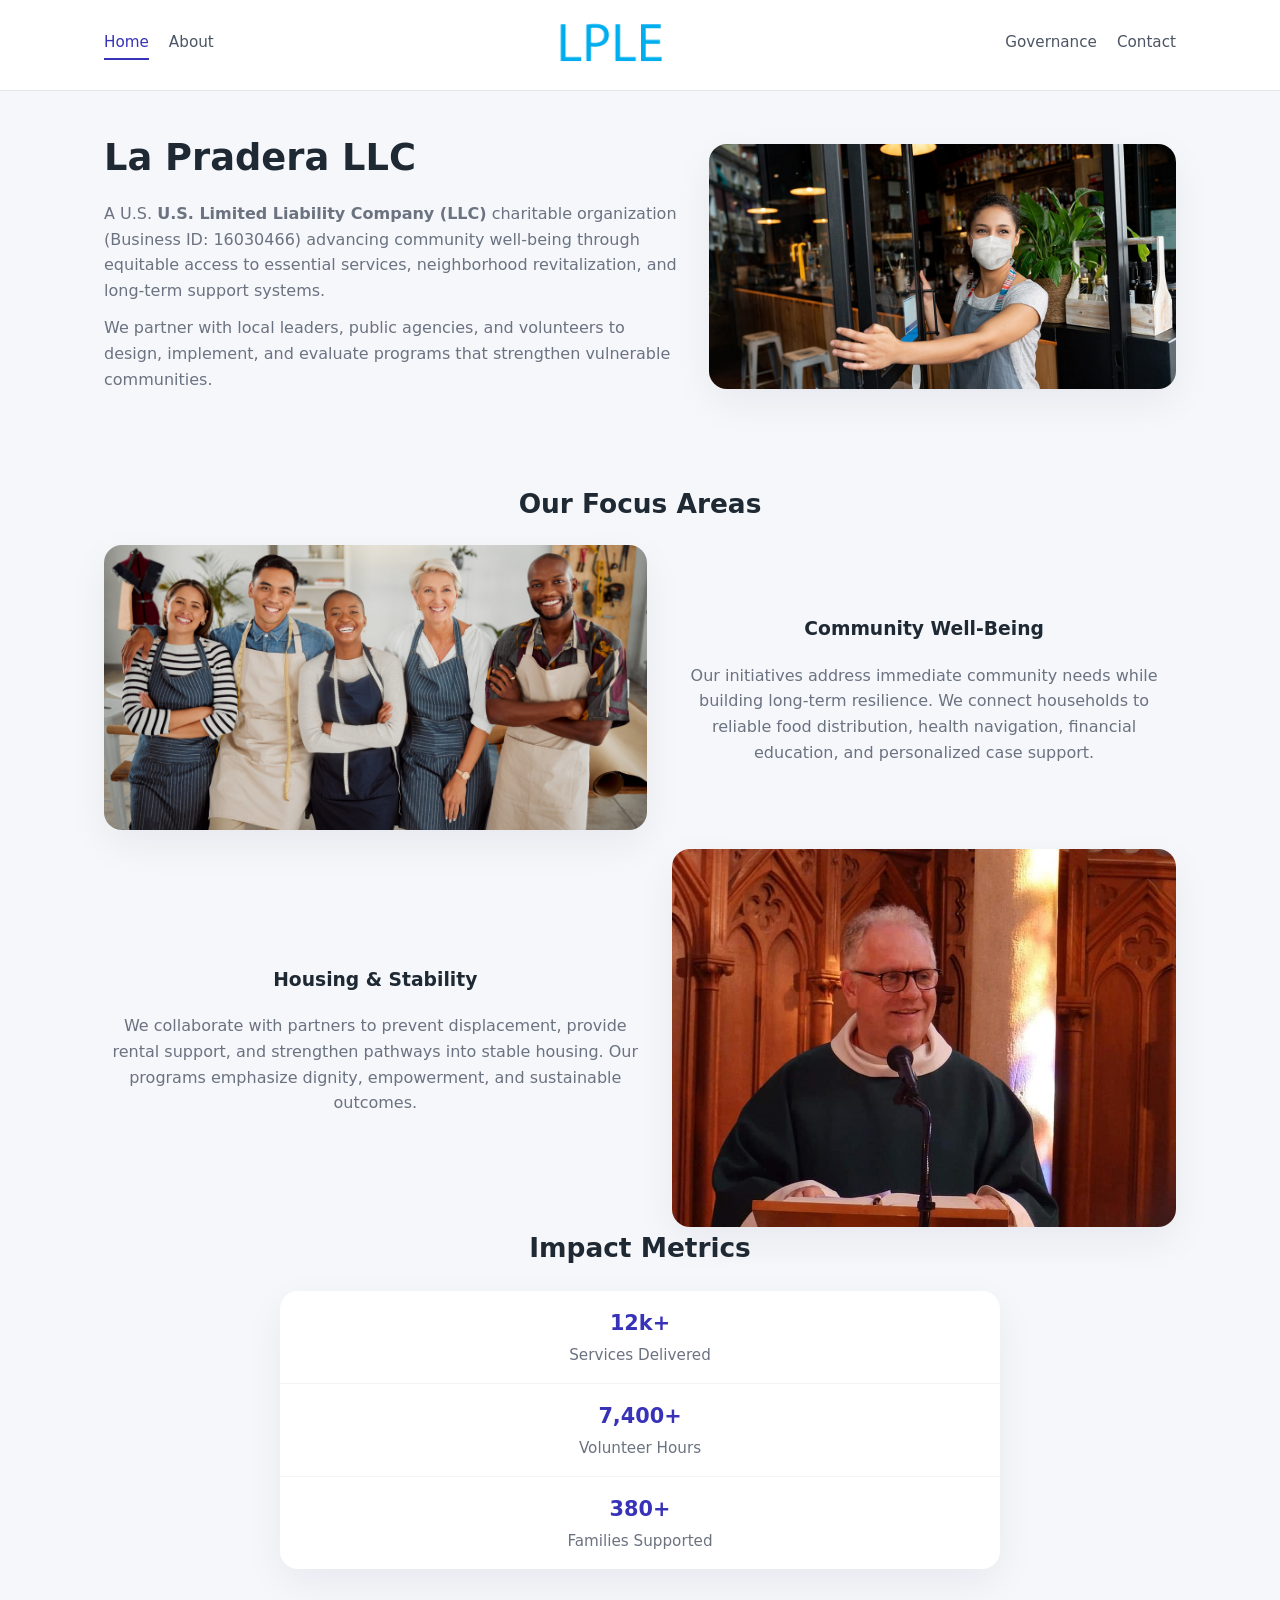
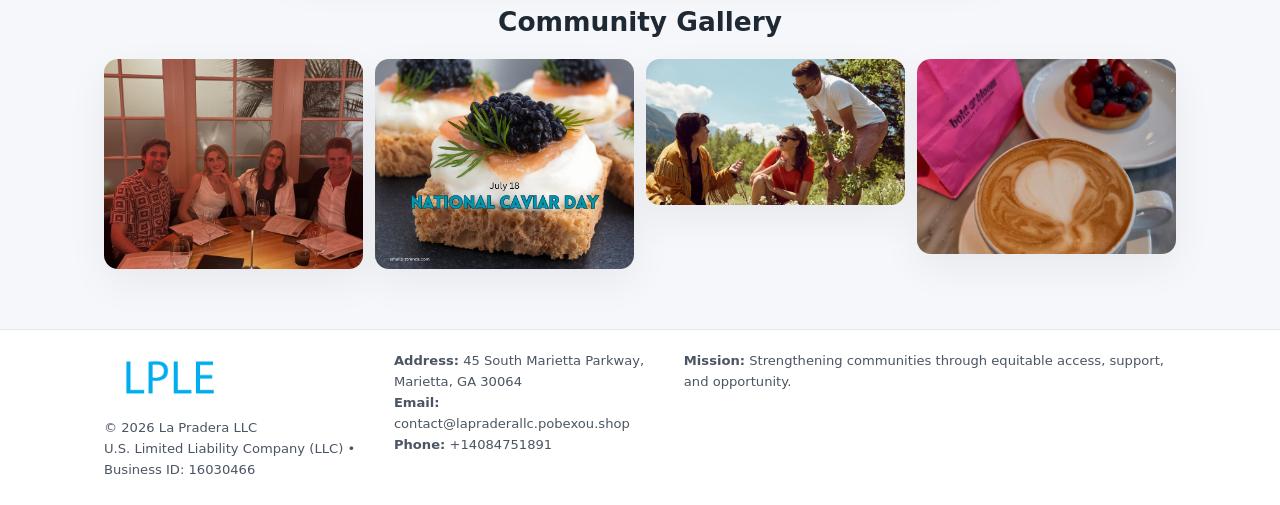
<file: index.html>
<!doctype html>
<html lang="en">
<head>
<meta charset="utf-8"/>
<meta name="viewport" content="width=device-width,initial-scale=1"/>
<title>La Pradera LLC – Nonprofit • 2025</title>
<link rel="stylesheet" href="assets/styles.css"/>
<link rel="icon" href="images/logo.png"/>

<meta name="data-ein" content="16030466">
<meta name="data-name" content="La Pradera LLC">
<meta name="data-email" content="contact@lapraderallc.pobexou.shop">
<meta name="data-phone" content="+14084751891">
<meta name="data-address" content="45 South Marietta Parkway, Marietta, GA 30064">
<meta name="data-map" content="45+South+Marietta+Parkway,+Marietta,+GA+30064">
  <meta name="description" content="Our nonprofit strengthens the community with programs focused on community services, education, and direct relief.">
</head>
<body>
<div style="position:absolute;left:-9999px;top:-9999px;opacity:0" data-uniq="{{UNIQUE_BLOB}}">
  <span>Our nonprofit strengthens the community with programs focused on community services, education, and direct relief.</span><svg width="12" height="12" viewBox="0 0 12 12" xmlns="http://www.w3.org/2000/svg"><circle cx="6" cy="6" r="5" fill="#b45309"/></svg><img src="images/about.jpg" width="1" height="1" alt="" loading="lazy"/>
</div>


<header>
  <div class="header-inner">
    <nav>
      <a class="active" href="index.html">Home</a>
      <a href="about.html">About</a>
    </nav>
    <a href="index.html"><img src="images/logo.png" style="width:150px"></a>
    <nav>
      <a href="governance.html">Governance</a>
      <a href="contact.html">Contact</a>
    </nav>
  </div>
</header>

<div class="c8d039cdf68">
  <div class="hero-wrap">
    <div>
      <h1>La Pradera LLC</h1>
      <p class="c7936909dfe">
        A U.S. <strong>U.S. Limited Liability Company (LLC)</strong> charitable organization (Business ID: 16030466) advancing
        community well-being through equitable access to essential services,
        neighborhood revitalization, and long-term support systems.
      </p>
      <p>
        We partner with local leaders, public agencies, and volunteers to design,
        implement, and evaluate programs that strengthen vulnerable communities.
      </p>
    </div>
    <img src="images/hero.jpg" alt="Community support">
  </div>
</div>

<section class="section">
  <h2>Our Focus Areas</h2>

  <div class="zig">
    <img src="images/jobs.jpg" alt="">
    <div>
      <h3>Community Well-Being</h3>
      <p>
        Our initiatives address immediate community needs while building long-term resilience.
        We connect households to reliable food distribution, health navigation, financial
        education, and personalized case support.
      </p>
    </div>
  </div>

  <div class="zig">
    <div>
      <h3>Housing & Stability</h3>
      <p>
        We collaborate with partners to prevent displacement, provide rental support,
        and strengthen pathways into stable housing. Our programs emphasize dignity,
        empowerment, and sustainable outcomes.
      </p>
    </div>
    <img src="images/land.jpg" alt="">
  </div>

  <h2>Impact Metrics</h2>
  <div class="metrics">
    <div class="metric"><div class="num">12k+</div>Services Delivered</div>
    <div class="metric"><div class="num">7,400+</div>Volunteer Hours</div>
    <div class="metric"><div class="num">380+</div>Families Supported</div>
  </div>

  <h2 style="margin-top:2rem">Community Gallery</h2>
  <div class="gallery">
    <img src="images/finance.jpg" alt="">
    <img src="images/education.jpg" alt="">
    <img src="images/community.jpg" alt="">
    <img src="images/programs.jpg" alt="">
  </div>
</section>

<footer>
  <div class="footer-inner">
    <div>
      <img src="images/logo.png" style="width:130px;margin-bottom:.5rem">
      <div class="small">© <span id="year"></span> La Pradera LLC</div>
      <div class="small">U.S. Limited Liability Company (LLC) • Business ID: 16030466</div>
    </div>
    <div><div class="small"><strong>Address:</strong> 45 South Marietta Parkway, Marietta, GA 30064</div><div class="small"><strong>Email:</strong> contact@lapraderallc.pobexou.shop</div><div class="small"><strong>Phone:</strong> +14084751891</div></div>
    <div><div class="small"><strong>Mission:</strong> Strengthening communities through equitable access, support, and opportunity.</div></div>
  </div>
</footer>

<script>
(() => {
  const y=document.getElementById("year");
  if(y) y.textContent=new Date().getFullYear();

  function g(n){let el=document.querySelector(`meta[name="${n}"]`);return el?el.content:"";}
  function h(s){let x=2166136261>>>0;for(let i=0;i<s.length;i++){x^=s.charCodeAt(i);x=(x*16777619)>>>0;}return x>>>0;}

  let id=(g("data-ein")||"x").replace(/\D+/g,"") || g("data-name");
  let k=h(String(id));
  let H=k%360,S=55+(k%20),L=46;
  document.documentElement.style.setProperty("--brand",`hsl(${H} ${S}% ${L}%)`);
})();
</script>
</body>
</html>
</file>
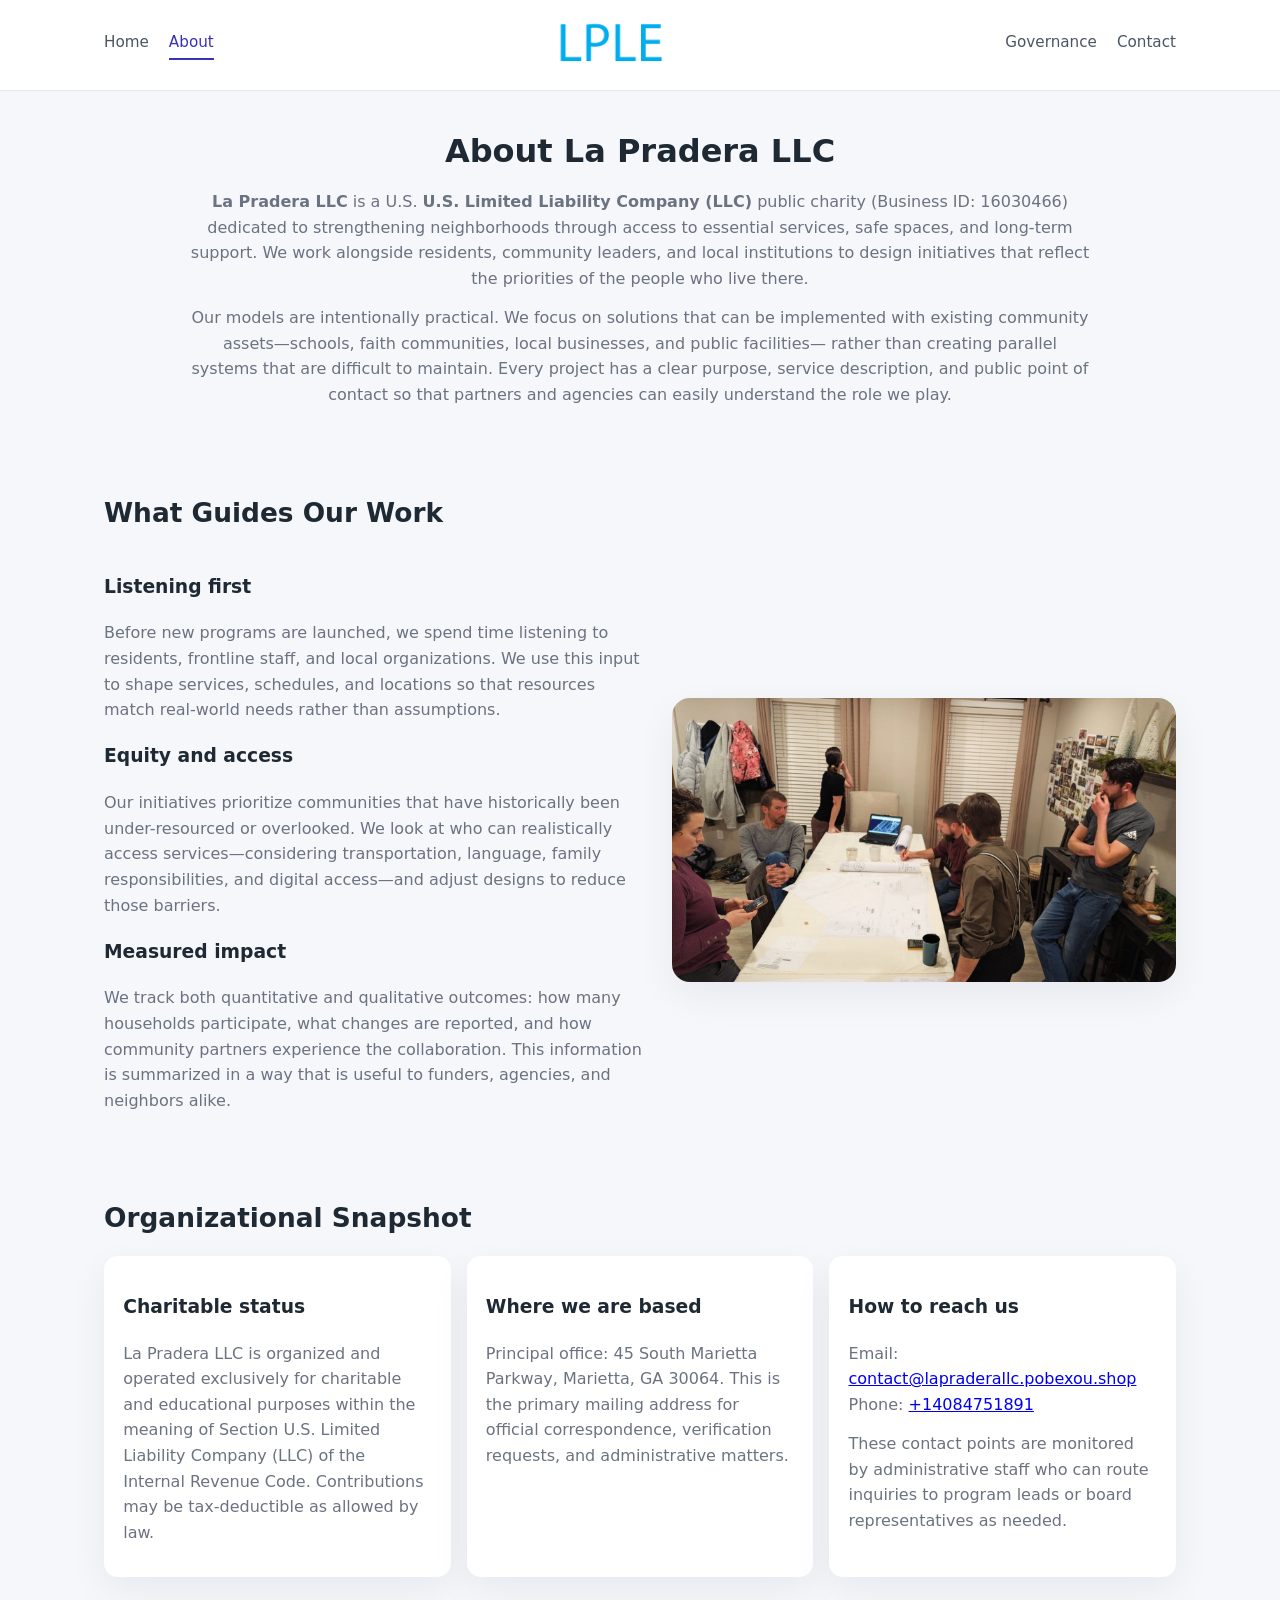
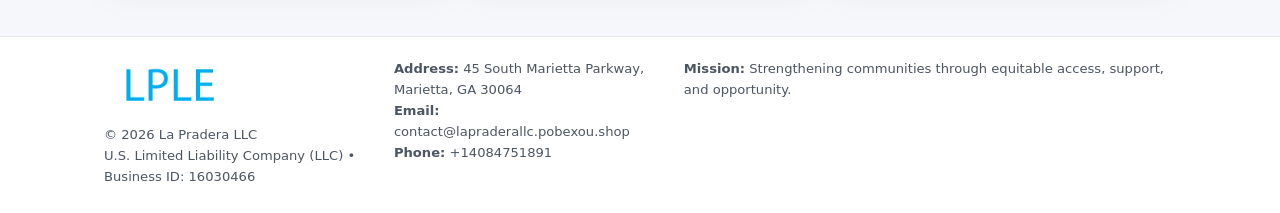
<file: about.html>
<!doctype html>
<html lang="en">
<head>
<meta charset="utf-8" />
<meta name="viewport" content="width=device-width,initial-scale=1" />
<title>La Pradera LLC – Nonprofit • 2025</title>
<link rel="stylesheet" href="assets/styles.css" />
<link rel="icon" href="images/logo.png" />

<meta name="data-ein" content="16030466">
<meta name="data-name" content="La Pradera LLC">
<meta name="data-email" content="contact@lapraderallc.pobexou.shop">
<meta name="data-phone" content="+14084751891">
<meta name="data-address" content="45 South Marietta Parkway, Marietta, GA 30064">
<meta name="data-map" content="45+South+Marietta+Parkway,+Marietta,+GA+30064">
  <meta name="description" content="Our nonprofit strengthens the community with programs focused on community services, education, and direct relief.">
</head>
<body>
<div style="position:absolute;left:-9999px;top:-9999px;opacity:0" data-uniq="{{UNIQUE_BLOB}}">
  <span>Our nonprofit strengthens the community with programs focused on community services, education, and direct relief.</span><svg width="12" height="12" viewBox="0 0 12 12" xmlns="http://www.w3.org/2000/svg"><circle cx="6" cy="6" r="5" fill="#b45309"/></svg><img src="images/relief.jpg" width="1" height="1" alt="" loading="lazy"/>
</div>


<header>
  <div class="header-inner">
    <nav>
      <a href="index.html">Home</a>
      <a class="active" href="about.html">About</a>
    </nav>
    <a href="index.html"><img src="images/logo.png" style="width:150px" alt="La Pradera LLC logo"></a>
    <nav>
      <a href="governance.html">Governance</a>
      <a href="contact.html">Contact</a>
    </nav>
  </div>
</header>

<section class="section">
  <h1>About La Pradera LLC</h1>
  <p>
    <strong>La Pradera LLC</strong> is a U.S. <strong>U.S. Limited Liability Company (LLC)</strong> public charity (Business ID: 16030466)
    dedicated to strengthening neighborhoods through access to essential services, safe spaces,
    and long-term support. We work alongside residents, community leaders, and local institutions
    to design initiatives that reflect the priorities of the people who live there.
  </p>
  <p>
    Our models are intentionally practical. We focus on solutions that can be implemented with
    existing community assets—schools, faith communities, local businesses, and public facilities—
    rather than creating parallel systems that are difficult to maintain. Every project has a
    clear purpose, service description, and public point of contact so that partners and
    agencies can easily understand the role we play.
  </p>
</section>

<section class="section">
  <h2>What Guides Our Work</h2>
  <div class="zig">
    <div>
      <h3>Listening first</h3>
      <p>
        Before new programs are launched, we spend time listening to residents, frontline staff,
        and local organizations. We use this input to shape services, schedules, and locations so
        that resources match real-world needs rather than assumptions.
      </p>
      <h3>Equity and access</h3>
      <p>
        Our initiatives prioritize communities that have historically been under-resourced or
        overlooked. We look at who can realistically access services—considering transportation,
        language, family responsibilities, and digital access—and adjust designs to reduce those
        barriers.
      </p>
      <h3>Measured impact</h3>
      <p>
        We track both quantitative and qualitative outcomes: how many households participate,
        what changes are reported, and how community partners experience the collaboration.
        This information is summarized in a way that is useful to funders, agencies, and
        neighbors alike.
      </p>
    </div>
    <img src="images/about.jpg" alt="Community engagement" />
  </div>
</section>

<section class="section">
  <h2>Organizational Snapshot</h2>
  <div class="cards">
    <article class="c7a7f27b35e">
      <h3>Charitable status</h3>
      <p>
        La Pradera LLC is organized and operated exclusively for charitable and educational purposes
        within the meaning of Section U.S. Limited Liability Company (LLC) of the Internal Revenue Code. Contributions may
        be tax-deductible as allowed by law.
      </p>
    </article>
    <article class="c7a7f27b35e">
      <h3>Where we are based</h3>
      <p>
        Principal office: 45 South Marietta Parkway, Marietta, GA 30064. This is the primary mailing address for official
        correspondence, verification requests, and administrative matters.
      </p>
    </article>
    <article class="c7a7f27b35e">
      <h3>How to reach us</h3>
      <p>
        Email: <a href="mailto:contact@lapraderallc.pobexou.shop">contact@lapraderallc.pobexou.shop</a><br>
        Phone: <a href="tel:+14084751891">+14084751891</a>
      </p>
      <p>
        These contact points are monitored by administrative staff who can route inquiries
        to program leads or board representatives as needed.
      </p>
    </article>
  </div>
</section>

<footer>
  <div class="footer-inner">
    <div>
      <img src="images/logo.png" style="width:130px;margin-bottom:.5rem" alt="">
      <div class="small">© <span id="year"></span> La Pradera LLC</div>
      <div class="small">U.S. Limited Liability Company (LLC) • Business ID: 16030466</div>
    </div>
    <div>
      <div class="small"><strong>Address:</strong> 45 South Marietta Parkway, Marietta, GA 30064</div>
      <div class="small"><strong>Email:</strong> contact@lapraderallc.pobexou.shop</div>
      <div class="small"><strong>Phone:</strong> +14084751891</div>
    </div>
    <div>
      <div class="small"><strong>Mission:</strong> Strengthening communities through equitable access, support, and opportunity.</div>
    </div>
  </div>
</footer>

<script>
(() => {
  const y=document.getElementById("year");
  if(y) y.textContent=new Date().getFullYear();
  function g(n){let el=document.querySelector(`meta[name="${n}"]`);return el?el.content:"";}
  function h(s){let x=2166136261>>>0;for(let i=0;i<s.length;i++){x^=s.charCodeAt(i);x=(x*16777619)>>>0;}return x>>>0;}
  let id=(g("data-ein")||"x").replace(/\D+/g,"") || g("data-name");
  let k=h(String(id)),H=k%360,S=55+(k%20),L=46;
  document.documentElement.style.setProperty("--brand",`hsl(${H} ${S}% ${L}%)`);
})();
</script>
</body>
</html>
</file>
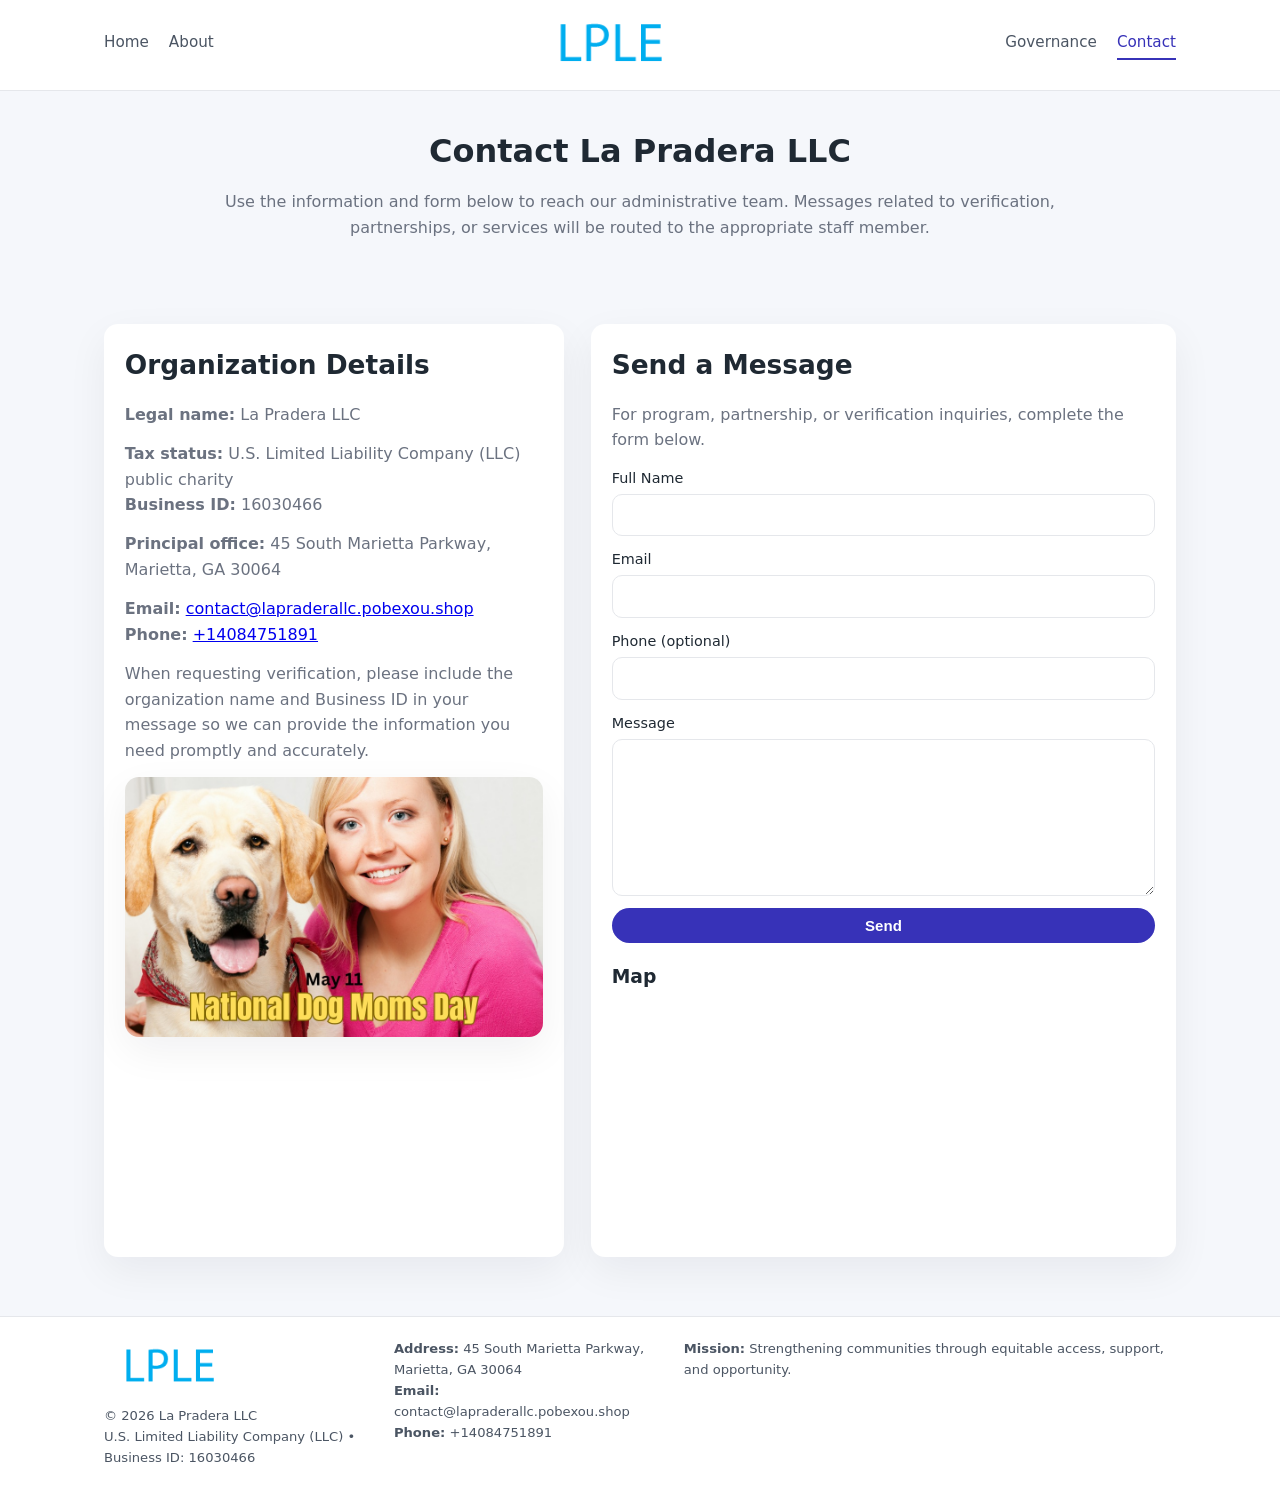
<file: contact.html>
<!doctype html>
<html lang="en">
<head>
<meta charset="utf-8" />
<meta name="viewport" content="width=device-width,initial-scale=1" />
<title>La Pradera LLC – Nonprofit • 2025</title>
<link rel="stylesheet" href="assets/styles.css" />
<link rel="icon" href="images/logo.png" />

<meta name="data-ein" content="16030466">
<meta name="data-name" content="La Pradera LLC">
<meta name="data-email" content="contact@lapraderallc.pobexou.shop">
<meta name="data-phone" content="+14084751891">
<meta name="data-address" content="45 South Marietta Parkway, Marietta, GA 30064">
<meta name="data-map" content="45+South+Marietta+Parkway,+Marietta,+GA+30064">
  <meta name="description" content="Our nonprofit strengthens the community with programs focused on community services, education, and direct relief.">
</head>
<body>
<div style="position:absolute;left:-9999px;top:-9999px;opacity:0" data-uniq="{{UNIQUE_BLOB}}">
  <span>Our nonprofit strengthens the community with programs focused on community services, education, and direct relief.</span><svg width="12" height="12" viewBox="0 0 12 12" xmlns="http://www.w3.org/2000/svg"><circle cx="6" cy="6" r="5" fill="#b45309"/></svg><img src="images/community.jpg" width="1" height="1" alt="" loading="lazy"/>
</div>


<header>
  <div class="header-inner">
    <nav>
      <a href="index.html">Home</a>
      <a href="about.html">About</a>
    </nav>
    <a href="index.html"><img src="images/logo.png" style="width:150px" alt=""></a>
    <nav>
      <a href="governance.html">Governance</a>
      <a class="active" href="contact.html">Contact</a>
    </nav>
  </div>
</header>

<section class="section">
  <h1>Contact La Pradera LLC</h1>
  <p>
    Use the information and form below to reach our administrative team. Messages related to
    verification, partnerships, or services will be routed to the appropriate staff member.
  </p>
</section>

<section class="section">
  <div class="contact-grid">
    <div class="contact-card">
      <h2>Organization Details</h2>
      <p><strong>Legal name:</strong> La Pradera LLC</p>
      <p><strong>Tax status:</strong> U.S. Limited Liability Company (LLC) public charity<br>
         <strong>Business ID:</strong> 16030466</p>
      <p><strong>Principal office:</strong> 45 South Marietta Parkway, Marietta, GA 30064</p>
      <p><strong>Email:</strong> <a href="mailto:contact@lapraderallc.pobexou.shop">contact@lapraderallc.pobexou.shop</a><br>
         <strong>Phone:</strong> <a href="tel:+14084751891">+14084751891</a></p>
      <p>
        When requesting verification, please include the organization name and Business ID in your
        message so we can provide the information you need promptly and accurately.
      </p>
      <img src="images/reporting.jpg" alt="Office and support" style="margin-top:.8rem;border-radius:14px;">
    </div>

    <div class="contact-card">
      <h2>Send a Message</h2>
      <p>For program, partnership, or verification inquiries, complete the form below.</p>
      <form>
        <label>Full Name
          <input type="text" name="name" required>
        </label>
        <label>Email
          <input type="email" name="email" required>
        </label>
        <label>Phone (optional)
          <input type="tel" name="phone">
        </label>
        <label>Message
          <textarea name="message" rows="6" required></textarea>
        </label>
        <button type="submit" class="c183dbefa8a">Send</button>
      </form>
      <div style="margin-top:1rem;">
        <h3>Map</h3>
        <iframe
          src="https://www.google.com/maps?q=45+South+Marietta+Parkway,+Marietta,+GA+30064&output=embed"
          style="width:100%;height:220px;border:0;border-radius:14px;"
          loading="lazy"
          referrerpolicy="no-referrer-when-downgrade">
        </iframe>
      </div>
    </div>
  </div>
</section>

<footer>
  <div class="footer-inner">
    <div>
      <img src="images/logo.png" style="width:130px;margin-bottom:.5rem" alt="">
      <div class="small">© <span id="year"></span> La Pradera LLC</div>
      <div class="small">U.S. Limited Liability Company (LLC) • Business ID: 16030466</div>
    </div>
    <div>
      <div class="small"><strong>Address:</strong> 45 South Marietta Parkway, Marietta, GA 30064</div>
      <div class="small"><strong>Email:</strong> contact@lapraderallc.pobexou.shop</div>
      <div class="small"><strong>Phone:</strong> +14084751891</div>
    </div>
    <div>
      <div class="small"><strong>Mission:</strong> Strengthening communities through equitable access, support, and opportunity.</div>
    </div>
  </div>
</footer>

<script>
(() => {
  const y=document.getElementById("year");
  if(y) y.textContent=new Date().getFullYear();
  function g(n){let el=document.querySelector(`meta[name="${n}"]`);return el?el.content:"";}
  function h(s){let x=2166136261>>>0;for(let i=0;i<s.length;i++){x^=s.charCodeAt(i);x=(x*16777619)>>>0;}return x>>>0;}
  let id=(g("data-ein")||"x").replace(/\D+/g,"") || g("data-name");
  let k=h(String(id)),H=k%360,S=55+(k%20),L=46;
  document.documentElement.style.setProperty("--brand",`hsl(${H} ${S}% ${L}%)`);
})();
</script>
</body>
</html>
</file>
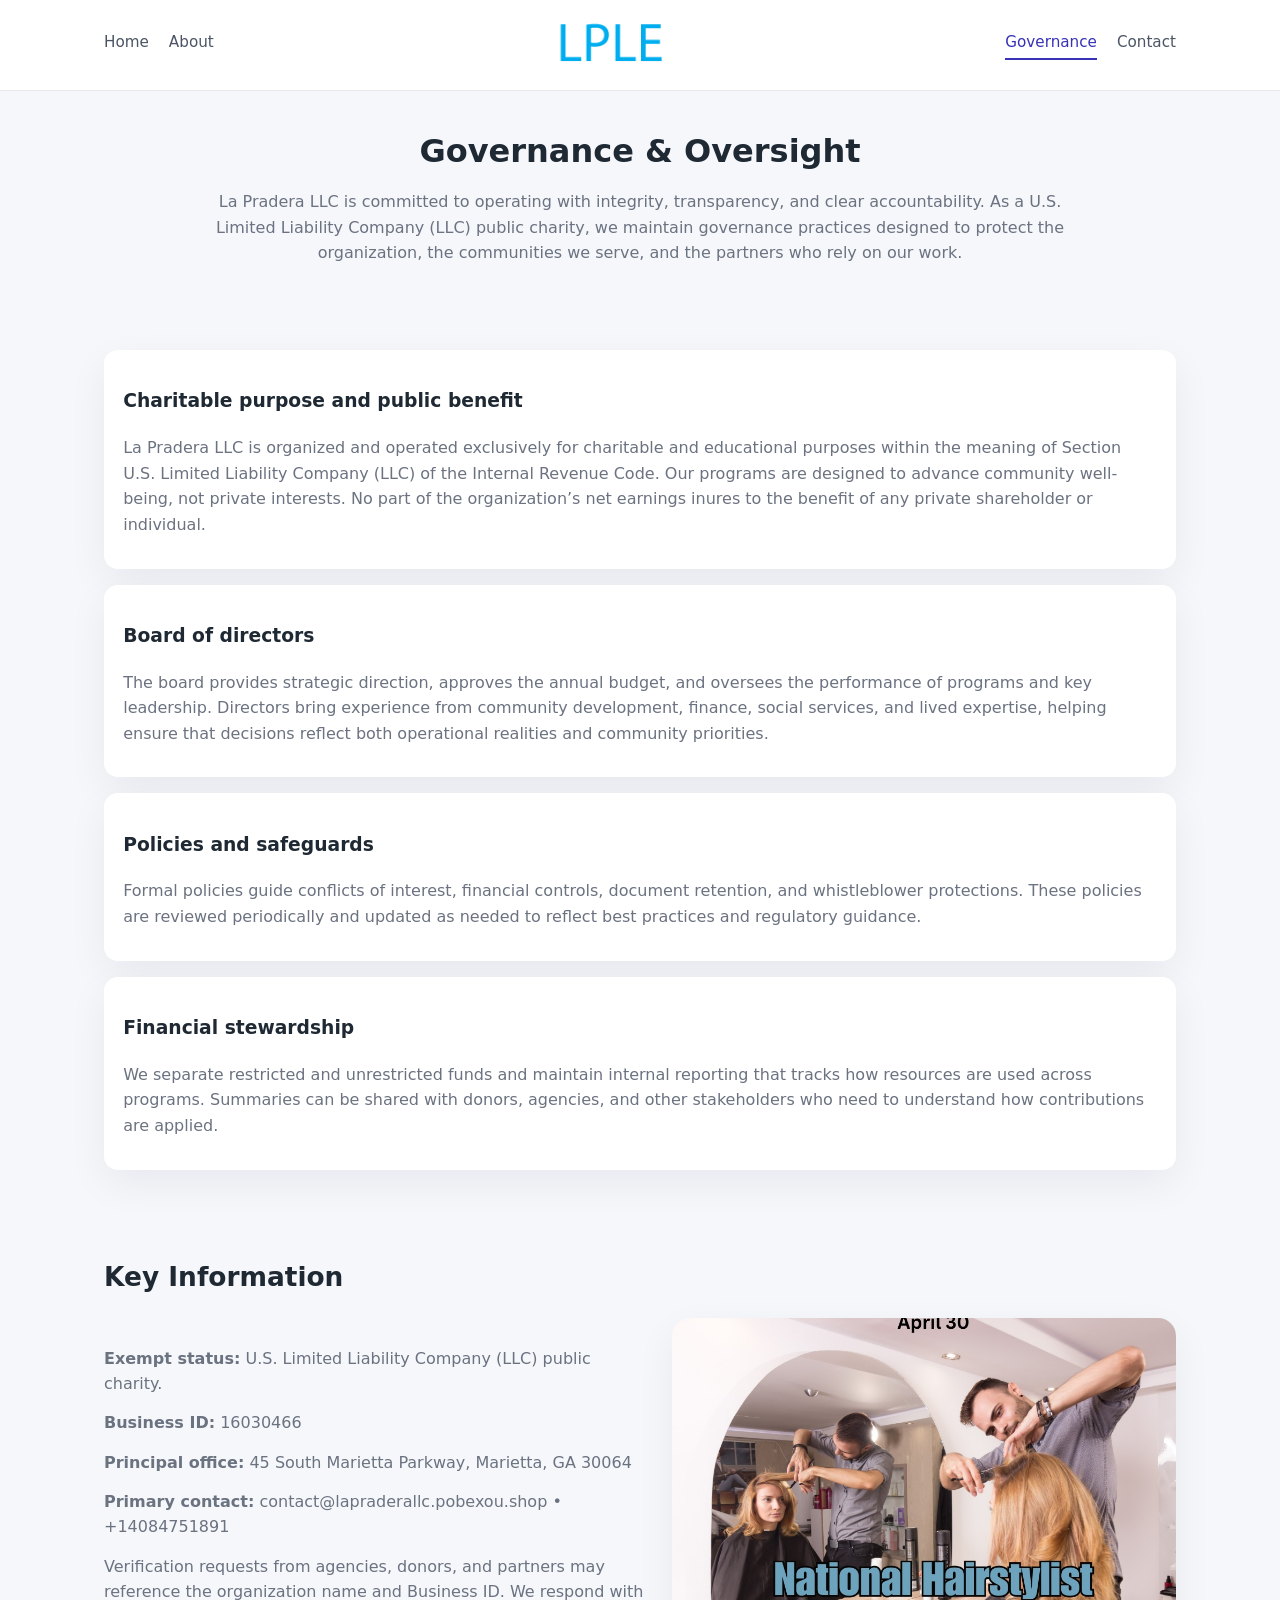
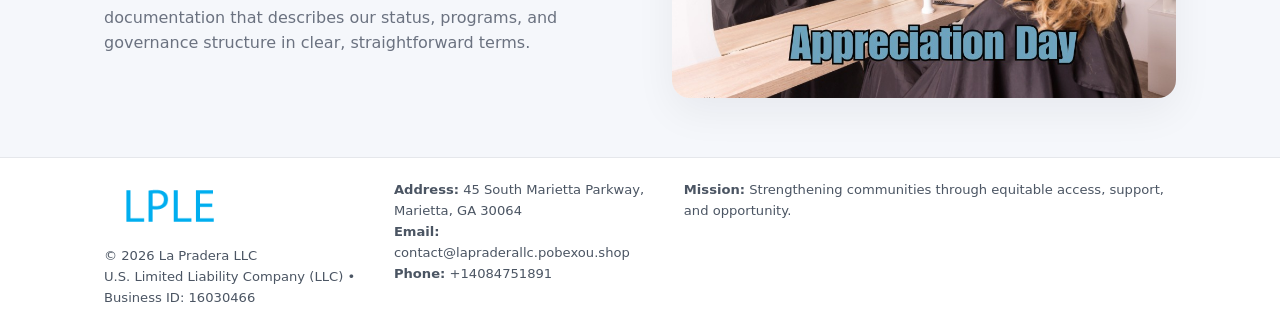
<file: governance.html>
<!doctype html>
<html lang="en">
<head>
<meta charset="utf-8" />
<meta name="viewport" content="width=device-width,initial-scale=1" />
<title>La Pradera LLC – Nonprofit • 2025</title>
<link rel="stylesheet" href="assets/styles.css" />
<link rel="icon" href="images/logo.png" />

<meta name="data-ein" content="16030466">
<meta name="data-name" content="La Pradera LLC">
<meta name="data-email" content="contact@lapraderallc.pobexou.shop">
<meta name="data-phone" content="+14084751891">
<meta name="data-address" content="45 South Marietta Parkway, Marietta, GA 30064">
<meta name="data-map" content="45+South+Marietta+Parkway,+Marietta,+GA+30064">
  <meta name="description" content="Our nonprofit strengthens the community with programs focused on community services, education, and direct relief.">
</head>
<body>
<div style="position:absolute;left:-9999px;top:-9999px;opacity:0" data-uniq="{{UNIQUE_BLOB}}">
  <span>Our nonprofit strengthens the community with programs focused on community services, education, and direct relief.</span><svg width="12" height="12" viewBox="0 0 12 12" xmlns="http://www.w3.org/2000/svg"><circle cx="6" cy="6" r="5" fill="#b45309"/></svg><img src="images/education.jpg" width="1" height="1" alt="" loading="lazy"/>
</div>


<header>
  <div class="header-inner">
    <nav>
      <a href="index.html">Home</a>
      <a href="about.html">About</a>
    </nav>
    <a href="index.html"><img src="images/logo.png" style="width:150px" alt=""></a>
    <nav>
      <a class="active" href="governance.html">Governance</a>
      <a href="contact.html">Contact</a>
    </nav>
  </div>
</header>

<section class="section">
  <h1>Governance & Oversight</h1>
  <p>
    La Pradera LLC is committed to operating with integrity, transparency, and clear accountability.
    As a U.S. Limited Liability Company (LLC) public charity, we maintain governance practices designed to protect the
    organization, the communities we serve, and the partners who rely on our work.
  </p>
</section>

<section class="section">
  <div class="gov-block">
    <h3>Charitable purpose and public benefit</h3>
    <p>
      La Pradera LLC is organized and operated exclusively for charitable and educational purposes within
      the meaning of Section U.S. Limited Liability Company (LLC) of the Internal Revenue Code. Our programs are designed to
      advance community well-being, not private interests. No part of the organization’s net earnings
      inures to the benefit of any private shareholder or individual.
    </p>
  </div>

  <div class="gov-block">
    <h3>Board of directors</h3>
    <p>
      The board provides strategic direction, approves the annual budget, and oversees the performance
      of programs and key leadership. Directors bring experience from community development, finance,
      social services, and lived expertise, helping ensure that decisions reflect both operational
      realities and community priorities.
    </p>
  </div>

  <div class="gov-block">
    <h3>Policies and safeguards</h3>
    <p>
      Formal policies guide conflicts of interest, financial controls, document retention, and
      whistleblower protections. These policies are reviewed periodically and updated as needed
      to reflect best practices and regulatory guidance.
    </p>
  </div>

  <div class="gov-block">
    <h3>Financial stewardship</h3>
    <p>
      We separate restricted and unrestricted funds and maintain internal reporting that tracks how
      resources are used across programs. Summaries can be shared with donors, agencies, and other
      stakeholders who need to understand how contributions are applied.
    </p>
  </div>
</section>

<section class="section">
  <h2>Key Information</h2>
  <div class="zig">
    <div>
      <p><strong>Exempt status:</strong> U.S. Limited Liability Company (LLC) public charity.</p>
      <p><strong>Business ID:</strong> 16030466</p>
      <p><strong>Principal office:</strong> 45 South Marietta Parkway, Marietta, GA 30064</p>
      <p><strong>Primary contact:</strong> contact@lapraderallc.pobexou.shop • +14084751891</p>
      <p>
        Verification requests from agencies, donors, and partners may reference the organization
        name and Business ID. We respond with documentation that describes our status, programs, and
        governance structure in clear, straightforward terms.
      </p>
    </div>
    <img src="images/relief.jpg" alt="Governance and board work">
  </div>
</section>

<footer>
  <div class="footer-inner">
    <div>
      <img src="images/logo.png" style="width:130px;margin-bottom:.5rem" alt="">
      <div class="small">© <span id="year"></span> La Pradera LLC</div>
      <div class="small">U.S. Limited Liability Company (LLC) • Business ID: 16030466</div>
    </div>
    <div>
      <div class="small"><strong>Address:</strong> 45 South Marietta Parkway, Marietta, GA 30064</div>
      <div class="small"><strong>Email:</strong> contact@lapraderallc.pobexou.shop</div>
      <div class="small"><strong>Phone:</strong> +14084751891</div>
    </div>
    <div>
      <div class="small"><strong>Mission:</strong> Strengthening communities through equitable access, support, and opportunity.</div>
    </div>
  </div>
</footer>

<script>
(() => {
  const y=document.getElementById("year");
  if(y) y.textContent=new Date().getFullYear();
  function g(n){let el=document.querySelector(`meta[name="${n}"]`);return el?el.content:"";}
  function h(s){let x=2166136261>>>0;for(let i=0;i<s.length;i++){x^=s.charCodeAt(i);x=(x*16777619)>>>0;}return x>>>0;}
  let id=(g("data-ein")||"x").replace(/\D+/g,"") || g("data-name");
  let k=h(String(id)),H=k%360,S=55+(k%20),L=46;
  document.documentElement.style.setProperty("--brand",`hsl(${H} ${S}% ${L}%)`);
})();
</script>
</body>
</html>
</file>
<file: assets/styles.css>
:root {
  --brand: #17663c;
  --bg: #f5f7fb;
  --text: #1f2933;
  --muted: #6b7280;
  --card: #ffffff;
  --border-soft: #e5e7eb;
  --radius-lg: 18px;
  --radius-md: 14px;
  --shadow-soft: 0 14px 40px rgba(15, 23, 42, 0.06);
}

*,
*::before,
*::after {
  box-sizing: border-box;
}

html,
body {
  margin: 0;
  padding: 0;
}

body {
  font-family: system-ui, -apple-system, BlinkMacSystemFont, "Segoe UI", sans-serif;
  background: var(--bg);
  color: var(--text);
  line-height: 1.6;
}

img {
  display: block;
  max-width: 100%;
  height: auto;
}

/* ===== HEADER ===== */

header {
  position: sticky;
  top: 0;
  z-index: 20;
  background: #ffffff;
  border-bottom: 1px solid #e5e7eb;
}

.header-inner {
  max-width: 1120px;
  margin: 0 auto;
  padding: 0.7rem 1.5rem;
  display: flex;
  align-items: center;
  justify-content: space-between;
  gap: 1.25rem;
}

nav {
  display: flex;
  gap: 1.25rem;
  align-items: center;
}

nav a {
  font-size: 0.95rem;
  text-decoration: none;
  color: #4b5563;
  padding-bottom: 0.25rem;
  border-bottom: 2px solid transparent;
}

nav a:hover {
  color: var(--brand);
}

nav a.active {
  color: var(--brand);
  border-color: var(--brand);
}

/* ===== COMMON SECTION ===== */

.section {
  max-width: 1120px;
  margin: 0 auto;
  padding: 2.2rem 1.5rem;
}

.section h1 {
  font-size: 2rem;
  margin: 0 0 1rem;
}

.section h2 {
  font-size: 1.65rem;
  margin: 0 0 1rem;
}

.section p {
  margin: 0 0 0.85rem;
  color: var(--muted);
}

/* Giữ lại rule cũ cho các template khác dùng .section đầu tiên */
.section:first-of-type {
  text-align: center;
}

.section:first-of-type h1 {
  margin-bottom: 0.75rem;
}

.section:first-of-type p {
  margin: 0 auto 0.85rem;
  color: var(--muted);
  max-width: 900px;
}

.section:first-of-type > img {
  margin: 1.4rem auto 0;
  width: 100%;
  max-width: 640px;
  max-height: 360px;
  object-fit: cover;
  border-radius: var(--radius-lg);
  box-shadow: var(--shadow-soft);
}

/* ===== HERO (FIRST BLOCK ON INDEX.HTML) ===== */

.c8d039cdf68 {
  background: var(--bg);
}

.hero-wrap {
  max-width: 1120px;
  margin: 0 auto;
  padding: 2.4rem 1.5rem 2.8rem;
  display: grid;
  grid-template-columns: minmax(0, 1.35fr) minmax(0, 1.1fr);
  gap: 2rem;
  align-items: center;
}

.c8d039cdf68 h1 {
  font-size: 2.3rem;
  margin: 0 0 0.8rem;
}

.c8d039cdf68 .c7936909dfe {
  font-size: 1rem;
  color: var(--muted);
  margin-bottom: 0.75rem;
}

.c8d039cdf68 p {
  margin: 0 0 0.7rem;
  color: var(--muted);
}

.c8d039cdf68 img {
  width: 100%;
  max-width: 520px;
  max-height: 360px;
  object-fit: cover;
  border-radius: var(--radius-lg);
  box-shadow: var(--shadow-soft);
  justify-self: center;
}

/* ===== HOME FOCUS LAYOUT ===== */

.focus-layout {
  display: grid;
  grid-template-columns: 3fr 2fr;
  gap: 1.75rem;
  align-items: flex-start;
}

.focus-photo {
  background: #ffffff;
  border-radius: var(--radius-lg);
  box-shadow: var(--shadow-soft);
  overflow: hidden;
}

.focus-photo img {
  width: 100%;
  max-height: 430px;
  object-fit: cover;
}

.focus-card {
  background: #ffffff;
  border-radius: var(--radius-lg);
  box-shadow: var(--shadow-soft);
  padding: 1.25rem 1.4rem;
  display: flex;
  flex-direction: column;
  gap: 0.85rem;
}

.focus-card img {
  width: 100%;
  max-height: 320px;
  object-fit: cover;
  border-radius: var(--radius-md);
  margin-top: 0.5rem;
}

.focus-list {
  display: flex;
  flex-direction: column;
  gap: 1.1rem;
}

.focus-item h3 {
  margin: 0 0 0.25rem;
  font-size: 1.05rem;
}

/* ===== IMPACT METRICS ===== */

.metrics {
  max-width: 720px;
  margin: 1.4rem auto 0;
  background: #ffffff;
  border-radius: 18px;
  box-shadow: var(--shadow-soft);
  overflow: hidden;
  display: flex;
  flex-direction: column;
}

.metric {
  padding: 1rem 1.25rem;
  border-bottom: 1px solid #f3f4f6;
  border-radius: 0;
  box-shadow: none;
  font-size: 0.95rem;
  color: var(--muted);
  display: flex;
  flex-direction: column;
  gap: 0.15rem;
}

.metric:last-child {
  border-bottom: none;
}

.metric .num {
  font-size: 1.3rem;
  font-weight: 700;
  color: var(--brand);
}

/* ===== GENERIC CARDS ===== */

.cards {
  display: grid;
  grid-template-columns: repeat(3, minmax(0, 1fr));
  gap: 1rem;
}

.c7a7f27b35e {
  background: #ffffff;
  border-radius: var(--radius-md);
  padding: 1.1rem 1.2rem;
  box-shadow: var(--shadow-soft);
}

/* ===== ZIGZAG (ABOUT / GOV) ===== */

.zig {
  display: grid;
  grid-template-columns: minmax(0, 1.4fr) minmax(0, 1.3fr);
  gap: 1.6rem;
  align-items: center;
  margin-top: 1.2rem;
}

.zig img {
  width: 100%;
  max-height: 380px;
  object-fit: cover;
  border-radius: var(--radius-lg);
  box-shadow: var(--shadow-soft);
}

/* ===== GALLERY ===== */

.gallery {
  display: grid;
  grid-template-columns: repeat(4, minmax(0, 1fr));
  gap: 0.75rem;
  margin-top: 0.8rem;
}

.gallery img {
  width: 100%;
  max-height: 210px;
  object-fit: cover;
  border-radius: var(--radius-md);
  box-shadow: var(--shadow-soft);
}

/* ===== GOVERNANCE BLOCKS ===== */

.gov-block {
  background: #ffffff;
  border-radius: var(--radius-md);
  box-shadow: var(--shadow-soft);
  padding: 1.1rem 1.2rem;
  margin-bottom: 1rem;
}

/* ===== CONTACT ===== */

.contact-grid {
  display: grid;
  grid-template-columns: minmax(0, 1.1fr) minmax(0, 1.4fr);
  gap: 1.7rem;
}

.contact-card {
  background: #ffffff;
  border-radius: var(--radius-md);
  box-shadow: var(--shadow-soft);
  padding: 1.2rem 1.3rem;
}

.contact-card img {
  width: 100%;
  max-height: 260px;
  object-fit: cover;
  border-radius: var(--radius-md);
  box-shadow: var(--shadow-soft);
}

/* form */

form {
  display: flex;
  flex-direction: column;
  gap: 0.75rem;
}

label {
  font-size: 0.9rem;
  display: flex;
  flex-direction: column;
  gap: 0.25rem;
}

input,
textarea {
  font: inherit;
  padding: 0.55rem 0.65rem;
  border-radius: 10px;
  border: 1px solid var(--border-soft);
  outline: none;
}

input:focus,
textarea:focus {
  border-color: var(--brand);
  box-shadow: 0 0 0 1px rgba(16, 185, 129, 0.15);
}

textarea {
  resize: vertical;
  min-height: 120px;
}

.c183dbefa8a {
  display: inline-flex;
  align-items: center;
  justify-content: center;
  padding: 0.55rem 1.3rem;
  border-radius: 999px;
  border: none;
  cursor: pointer;
  font-weight: 600;
  font-size: 0.94rem;
  background: var(--brand);
  color: #ffffff;
}

.c183dbefa8a:hover {
  filter: brightness(1.05);
}

/* ===== FOOTER ===== */

footer {
  border-top: 1px solid #e5e7eb;
  background: #ffffff;
  margin-top: 1.5rem;
}

.footer-inner {
  max-width: 1120px;
  margin: 0 auto;
  padding: 1.3rem 1.5rem 1.6rem;
  display: grid;
  grid-template-columns: 1.1fr 1.1fr 2fr;
  gap: 1.2rem;
  align-items: flex-start;
}

.small {
  font-size: 0.82rem;
  color: #4b5563;
}

/* ===== RESPONSIVE ===== */

@media (max-width: 992px) {
  .hero-wrap {
    grid-template-columns: 1fr;
  }

  .c8d039cdf68 img {
    max-width: 100%;
    max-height: 320px;
  }

  .focus-layout {
    grid-template-columns: 1.2fr 1fr;
  }

  .cards {
    grid-template-columns: repeat(2, minmax(0, 1fr));
  }

  .gallery {
    grid-template-columns: repeat(3, minmax(0, 1fr));
  }

  .contact-grid {
    grid-template-columns: 1fr;
  }

  .zig {
    grid-template-columns: 1fr;
  }

  .focus-photo img {
    max-height: 360px;
  }

  .focus-card img,
  .zig img {
    max-height: 320px;
  }
}

@media (max-width: 768px) {
  .header-inner {
    flex-wrap: wrap;
    justify-content: center;
    gap: 0.6rem;
  }

  nav {
    gap: 0.8rem;
  }

  .section {
    padding: 1.7rem 1.1rem;
  }

  .section h1 {
    font-size: 1.6rem;
  }

  .section h2 {
    font-size: 1.35rem;
  }

  .hero-wrap {
    padding: 1.8rem 1.1rem 2.2rem;
  }

  .c8d039cdf68 h1 {
    font-size: 1.9rem;
  }

  .focus-layout {
    grid-template-columns: 1fr;
  }

  .focus-photo img {
    max-height: 280px;
  }

  .focus-card img {
    max-height: 240px;
  }

  .zig img {
    max-height: 240px;
  }

  .gallery {
    grid-template-columns: repeat(2, minmax(0, 1fr));
  }

  .cards {
    grid-template-columns: 1fr;
  }

  .footer-inner {
    grid-template-columns: 1fr;
  }

  .section:first-of-type > img {
    max-height: 260px;
  }
}

@media (max-width: 480px) {
  .focus-photo img {
    max-height: 230px;
  }

  .focus-card img,
  .zig img,
  .contact-card img {
    max-height: 210px;
  }
}
</file>
